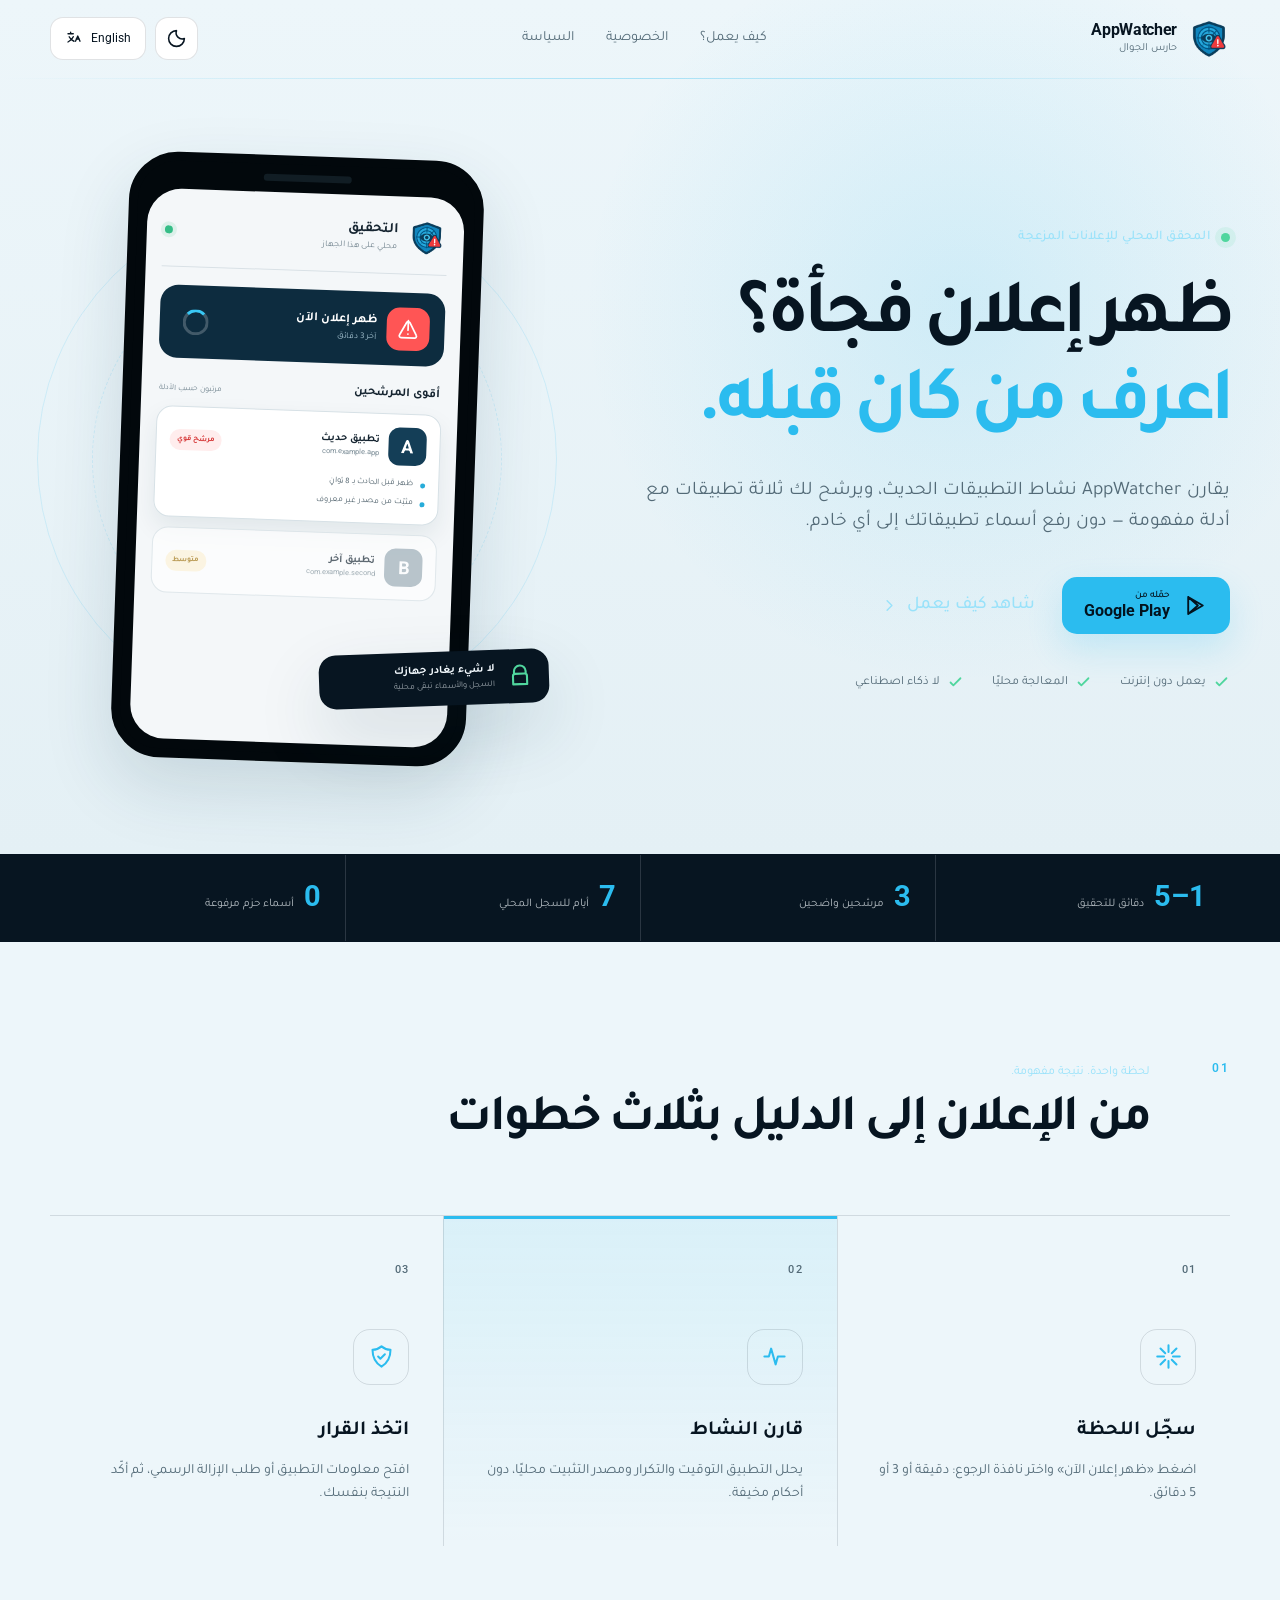
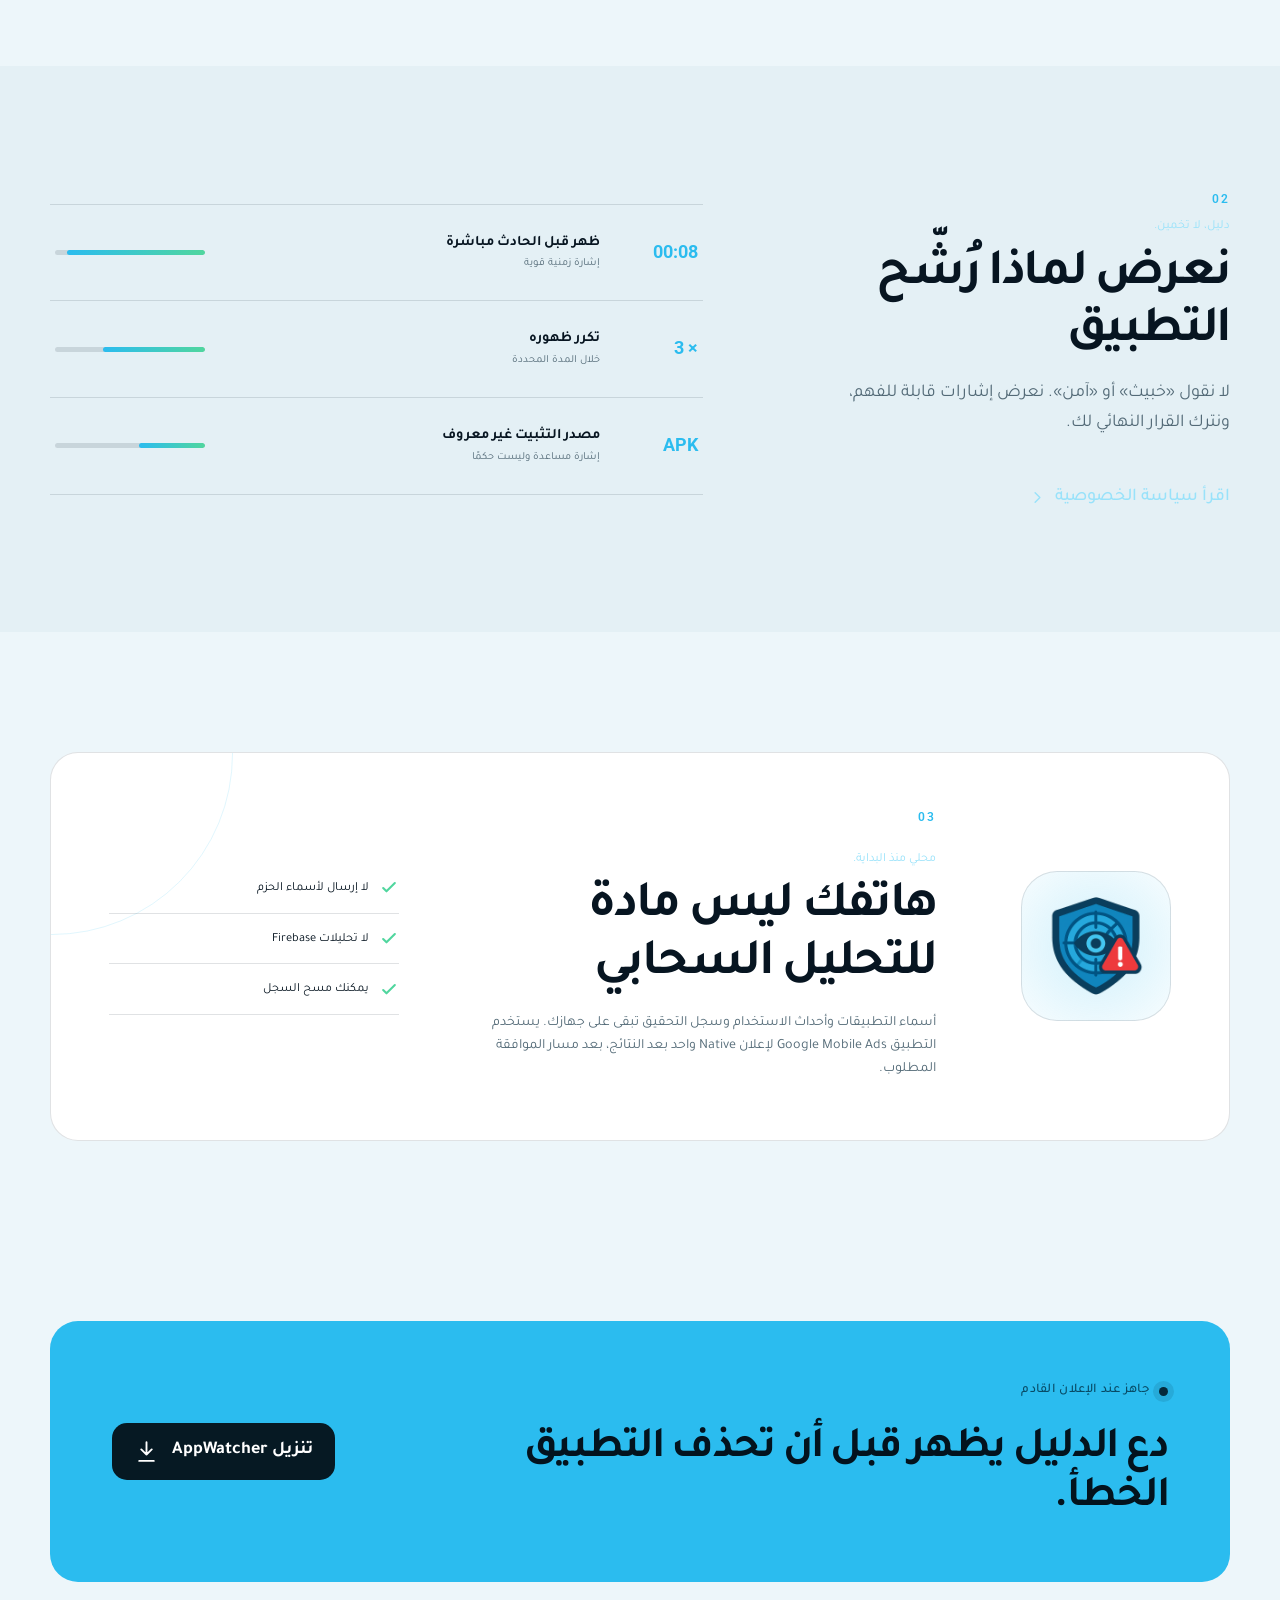
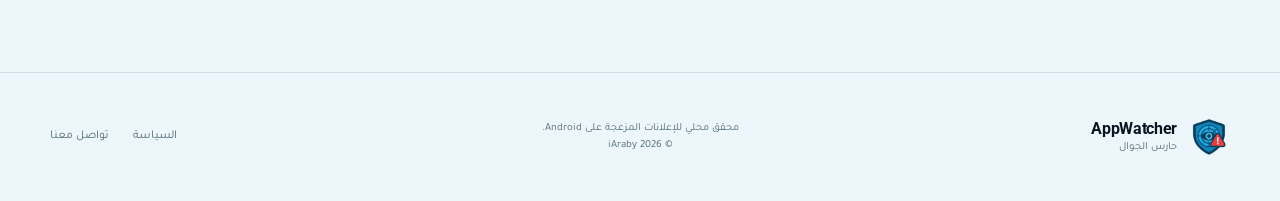
<file: index.html>
<!doctype html>
<html lang="ar" dir="rtl" data-theme="dark">
  <head>
    <meta charset="utf-8" />
    <meta name="viewport" content="width=device-width, initial-scale=1" />
    <meta name="theme-color" content="#071521" />
    <meta
      name="description"
      content="AppWatcher يساعدك على معرفة التطبيقات التي ظهرت قبل الإعلان المزعج، مع أدلة محلية واضحة على جهازك."
    />
    <meta property="og:title" content="AppWatcher — حارس الجوال" />
    <meta
      property="og:description"
      content="اعرف التطبيقات التي ظهرت قبل الإعلان المزعج، مع أدلة محلية."
    />
    <meta property="og:image" content="assets/images/logo.png" />
    <title>AppWatcher — حارس الجوال</title>
    <link rel="icon" href="assets/images/logo.png" />
    <link rel="stylesheet" href="styles.css" />
    <script src="script.js" defer></script>
  </head>
  <body>
    <a class="skip-link" href="#main">انتقل إلى المحتوى</a>
    <header class="site-header" data-header>
      <div class="container header-inner">
        <a class="brand" href="#top" aria-label="AppWatcher — الرئيسية">
          <img src="assets/images/logo.png" alt="" width="42" height="42" />
          <span>
            <strong>AppWatcher</strong>
            <small data-i18n="brandTag">حارس الجوال</small>
          </span>
        </a>

        <nav class="desktop-nav" aria-label="التنقل الرئيسي">
          <a href="#how" data-i18n="navHow">كيف يعمل؟</a>
          <a href="#privacy" data-i18n="navPrivacy">الخصوصية</a>
          <a href="privacy.html" data-i18n="navPolicy">السياسة</a>
        </nav>

        <div class="header-actions">
          <button class="icon-button" type="button" data-theme-toggle aria-label="تبديل المظهر">
            <svg aria-hidden="true" viewBox="0 0 24 24"><path d="M12 3a9 9 0 1 0 9 9 7 7 0 0 1-9-9Z"/></svg>
          </button>
          <button class="language-button" type="button" data-language-toggle>
            <span data-i18n="languageButton">English</span>
            <svg aria-hidden="true" viewBox="0 0 24 24"><path d="M4 5h7M7.5 3v2m-2 4c1.4 2.8 3.4 4.8 6.5 6m-1-6c-1.2 3.1-3.7 5.6-7 7m10-1 3-7 3 7m-5-3h4"/></svg>
          </button>
        </div>
      </div>
    </header>

    <main id="main">
      <section class="hero" id="top">
        <div class="hero-grid container">
          <div class="hero-copy">
            <div class="eyebrow">
              <span class="pulse-dot"></span>
              <span data-i18n="eyebrow">المحقق المحلي للإعلانات المزعجة</span>
            </div>
            <h1>
              <span data-i18n="heroLine1">ظهر إعلان فجأة؟</span>
              <em data-i18n="heroLine2">اعرف من كان قبله.</em>
            </h1>
            <p class="hero-lead" data-i18n="heroLead">
              يقارن AppWatcher نشاط التطبيقات الحديث، ويرشح لك ثلاثة تطبيقات مع أدلة مفهومة — دون رفع أسماء تطبيقاتك إلى أي خادم.
            </p>
            <div class="hero-actions">
              <a class="button button-primary" href="https://play.google.com/store/apps/details?id=com.iaraby.guard" target="_blank" rel="noopener">
                <svg aria-hidden="true" viewBox="0 0 24 24"><path d="M5 3.8v16.4l14-8.2L5 3.8Zm0 0 9.3 8.2L5 20.2"/></svg>
                <span>
                  <small data-i18n="getIt">حمّله من</small>
                  <strong>Google Play</strong>
                </span>
              </a>
              <a class="text-link" href="#how">
                <span data-i18n="seeHow">شاهد كيف يعمل</span>
                <svg aria-hidden="true" viewBox="0 0 24 24"><path d="m9 18 6-6-6-6"/></svg>
              </a>
            </div>
            <ul class="trust-list" aria-label="مزايا سريعة">
              <li><svg aria-hidden="true" viewBox="0 0 24 24"><path d="m5 12 4 4L19 6"/></svg><span data-i18n="trustOffline">يعمل دون إنترنت</span></li>
              <li><svg aria-hidden="true" viewBox="0 0 24 24"><path d="m5 12 4 4L19 6"/></svg><span data-i18n="trustLocal">المعالجة محليًا</span></li>
              <li><svg aria-hidden="true" viewBox="0 0 24 24"><path d="m5 12 4 4L19 6"/></svg><span data-i18n="trustNoAI">لا ذكاء اصطناعي</span></li>
            </ul>
          </div>

          <div class="hero-visual" aria-label="مثال لنتيجة تحقيق AppWatcher">
            <div class="orbit orbit-one"></div>
            <div class="orbit orbit-two"></div>
            <div class="phone-shell">
              <div class="phone-top"><span></span></div>
              <div class="phone-screen">
                <div class="phone-appbar">
                  <img src="assets/images/logo.png" alt="" />
                  <div><strong data-i18n="mockTitle">التحقيق</strong><small data-i18n="mockLocal">محلي على هذا الجهاز</small></div>
                  <span class="status-light"></span>
                </div>
                <div class="incident-card">
                  <span class="incident-icon">
                    <svg aria-hidden="true" viewBox="0 0 24 24"><path d="M12 3v10m0 4v.01M5 21h14a2 2 0 0 0 1.7-3L13.7 5a2 2 0 0 0-3.4 0l-7 13A2 2 0 0 0 5 21Z"/></svg>
                  </span>
                  <div><strong data-i18n="mockIncident">ظهر إعلان الآن</strong><small data-i18n="mockWindow">آخر 3 دقائق</small></div>
                  <span class="scan-ring"></span>
                </div>
                <div class="candidate-label"><span data-i18n="mockCandidates">أقوى المرشحين</span><small data-i18n="mockEvidence">مرتبون حسب الأدلة</small></div>
                <article class="candidate candidate-primary">
                  <div class="candidate-head">
                    <span class="app-placeholder">A</span>
                    <div><strong data-i18n="mockApp1">تطبيق حديث</strong><small>com.example.app</small></div>
                    <span class="confidence" data-i18n="strong">مرشح قوي</span>
                  </div>
                  <ul>
                    <li><span></span><span data-i18n="reasonTime">ظهر قبل الحادث بـ 8 ثوانٍ</span></li>
                    <li><span></span><span data-i18n="reasonSource">مثبّت من مصدر غير معروف</span></li>
                  </ul>
                </article>
                <article class="candidate candidate-muted">
                  <div class="candidate-head">
                    <span class="app-placeholder muted">B</span>
                    <div><strong data-i18n="mockApp2">تطبيق آخر</strong><small>com.example.second</small></div>
                    <span class="confidence medium" data-i18n="medium">متوسط</span>
                  </div>
                </article>
              </div>
            </div>
            <div class="local-badge">
              <svg aria-hidden="true" viewBox="0 0 24 24"><path d="M7 10V8a5 5 0 0 1 10 0v2m-9 0h8a2 2 0 0 1 2 2v7H6v-7a2 2 0 0 1 2-2Z"/></svg>
              <span><strong data-i18n="badgeTitle">لا شيء يغادر جهازك</strong><small data-i18n="badgeBody">السجل والأسماء تبقى محلية</small></span>
            </div>
          </div>
        </div>
      </section>

      <section class="signal-strip" aria-label="ملخص الخصائص">
        <div class="container signal-grid">
          <div><strong>1–5</strong><span data-i18n="statWindow">دقائق للتحقيق</span></div>
          <div><strong>3</strong><span data-i18n="statCandidates">مرشحين واضحين</span></div>
          <div><strong>7</strong><span data-i18n="statHistory">أيام للسجل المحلي</span></div>
          <div><strong>0</strong><span data-i18n="statUploads">أسماء حزم مرفوعة</span></div>
        </div>
      </section>

      <section class="how-section" id="how">
        <div class="container">
          <div class="section-heading">
            <span class="section-index">01</span>
            <div><p data-i18n="howKicker">لحظة واحدة. نتيجة مفهومة.</p><h2 data-i18n="howTitle">من الإعلان إلى الدليل بثلاث خطوات</h2></div>
          </div>
          <div class="steps">
            <article class="step">
              <span class="step-number">01</span>
              <div class="step-icon"><svg aria-hidden="true" viewBox="0 0 24 24"><path d="M12 2v6m0 8v6M4.9 4.9l4.2 4.2m5.8 5.8 4.2 4.2M2 12h6m8 0h6M4.9 19.1l4.2-4.2m5.8-5.8 4.2-4.2"/></svg></div>
              <h3 data-i18n="step1Title">سجّل اللحظة</h3>
              <p data-i18n="step1Body">اضغط «ظهر إعلان الآن» واختر نافذة الرجوع: دقيقة أو 3 أو 5 دقائق.</p>
            </article>
            <article class="step featured-step">
              <span class="step-number">02</span>
              <div class="step-icon"><svg aria-hidden="true" viewBox="0 0 24 24"><path d="M3 12h4l2-7 4 14 2-7h6"/></svg></div>
              <h3 data-i18n="step2Title">قارن النشاط</h3>
              <p data-i18n="step2Body">يحلل التطبيق التوقيت والتكرار ومصدر التثبيت محليًا، دون أحكام مخيفة.</p>
            </article>
            <article class="step">
              <span class="step-number">03</span>
              <div class="step-icon"><svg aria-hidden="true" viewBox="0 0 24 24"><path d="M9 12l2 2 4-4m-3-7a12 12 0 0 0 8 3c0 7-3 12-8 15C7 18 4 13 4 6a12 12 0 0 0 8-3Z"/></svg></div>
              <h3 data-i18n="step3Title">اتخذ القرار</h3>
              <p data-i18n="step3Body">افتح معلومات التطبيق أو طلب الإزالة الرسمي، ثم أكّد النتيجة بنفسك.</p>
            </article>
          </div>
        </div>
      </section>

      <section class="evidence-section">
        <div class="container evidence-grid">
          <div class="evidence-copy">
            <span class="section-index">02</span>
            <p class="section-kicker" data-i18n="evidenceKicker">دليل، لا تخمين.</p>
            <h2 data-i18n="evidenceTitle">نعرض لماذا رُشّح التطبيق</h2>
            <p data-i18n="evidenceBody">لا نقول «خبيث» أو «آمن». نعرض إشارات قابلة للفهم، ونترك القرار النهائي لك.</p>
            <a href="privacy.html" class="text-link evidence-link"><span data-i18n="readPolicy">اقرأ سياسة الخصوصية</span><svg aria-hidden="true" viewBox="0 0 24 24"><path d="m9 18 6-6-6-6"/></svg></a>
          </div>
          <div class="evidence-board">
            <div class="evidence-row"><span class="evidence-time">00:08</span><div><strong data-i18n="ev1Title">ظهر قبل الحادث مباشرة</strong><small data-i18n="ev1Body">إشارة زمنية قوية</small></div><span class="meter"><i style="--score: 92%"></i></span></div>
            <div class="evidence-row"><span class="evidence-time">× 3</span><div><strong data-i18n="ev2Title">تكرر ظهوره</strong><small data-i18n="ev2Body">خلال المدة المحددة</small></div><span class="meter"><i style="--score: 68%"></i></span></div>
            <div class="evidence-row"><span class="evidence-time">APK</span><div><strong data-i18n="ev3Title">مصدر التثبيت غير معروف</strong><small data-i18n="ev3Body">إشارة مساعدة وليست حكمًا</small></div><span class="meter"><i style="--score: 44%"></i></span></div>
          </div>
        </div>
      </section>

      <section class="privacy-section" id="privacy">
        <div class="container privacy-panel">
          <div class="privacy-mark"><img src="assets/images/logo.png" alt="" /></div>
          <div class="privacy-copy">
            <span class="section-index">03</span>
            <p class="section-kicker" data-i18n="privacyKicker">محلي منذ البداية.</p>
            <h2 data-i18n="privacyTitle">هاتفك ليس مادة للتحليل السحابي</h2>
            <p data-i18n="privacyBody">أسماء التطبيقات وأحداث الاستخدام وسجل التحقيق تبقى على جهازك. يستخدم التطبيق Google Mobile Ads لإعلان Native واحد بعد النتائج، بعد مسار الموافقة المطلوب.</p>
          </div>
          <ul class="privacy-points">
            <li><svg aria-hidden="true" viewBox="0 0 24 24"><path d="m5 12 4 4L19 6"/></svg><span data-i18n="privacyPoint1">لا إرسال لأسماء الحزم</span></li>
            <li><svg aria-hidden="true" viewBox="0 0 24 24"><path d="m5 12 4 4L19 6"/></svg><span data-i18n="privacyPoint2">لا تحليلات Firebase</span></li>
            <li><svg aria-hidden="true" viewBox="0 0 24 24"><path d="m5 12 4 4L19 6"/></svg><span data-i18n="privacyPoint3">يمكنك مسح السجل</span></li>
          </ul>
        </div>
      </section>

      <section class="cta-section">
        <div class="container cta-inner">
          <div><span class="eyebrow"><span class="pulse-dot"></span><span data-i18n="ctaKicker">جاهز عند الإعلان القادم</span></span><h2 data-i18n="ctaTitle">دع الدليل يظهر قبل أن تحذف التطبيق الخطأ.</h2></div>
          <a class="button button-light" href="https://play.google.com/store/apps/details?id=com.iaraby.guard" target="_blank" rel="noopener"><span data-i18n="downloadNow">تنزيل AppWatcher</span><svg aria-hidden="true" viewBox="0 0 24 24"><path d="M12 3v12m-5-5 5 5 5-5M5 21h14"/></svg></a>
        </div>
      </section>
    </main>

    <footer class="site-footer">
      <div class="container footer-grid">
        <a class="brand" href="#top"><img src="assets/images/logo.png" alt="" width="38" height="38" /><span><strong>AppWatcher</strong><small data-i18n="brandTag">حارس الجوال</small></span></a>
        <p><span data-i18n="footerNote">محقق محلي للإعلانات المزعجة على Android.</span><br /><span>© <span data-current-year></span> iAraby</span></p>
        <div class="footer-links"><a href="privacy.html" data-i18n="navPolicy">السياسة</a><a href="mailto:karam.araby@gmail.com" data-i18n="contact">تواصل معنا</a></div>
      </div>
    </footer>
  </body>
</html>
</file>
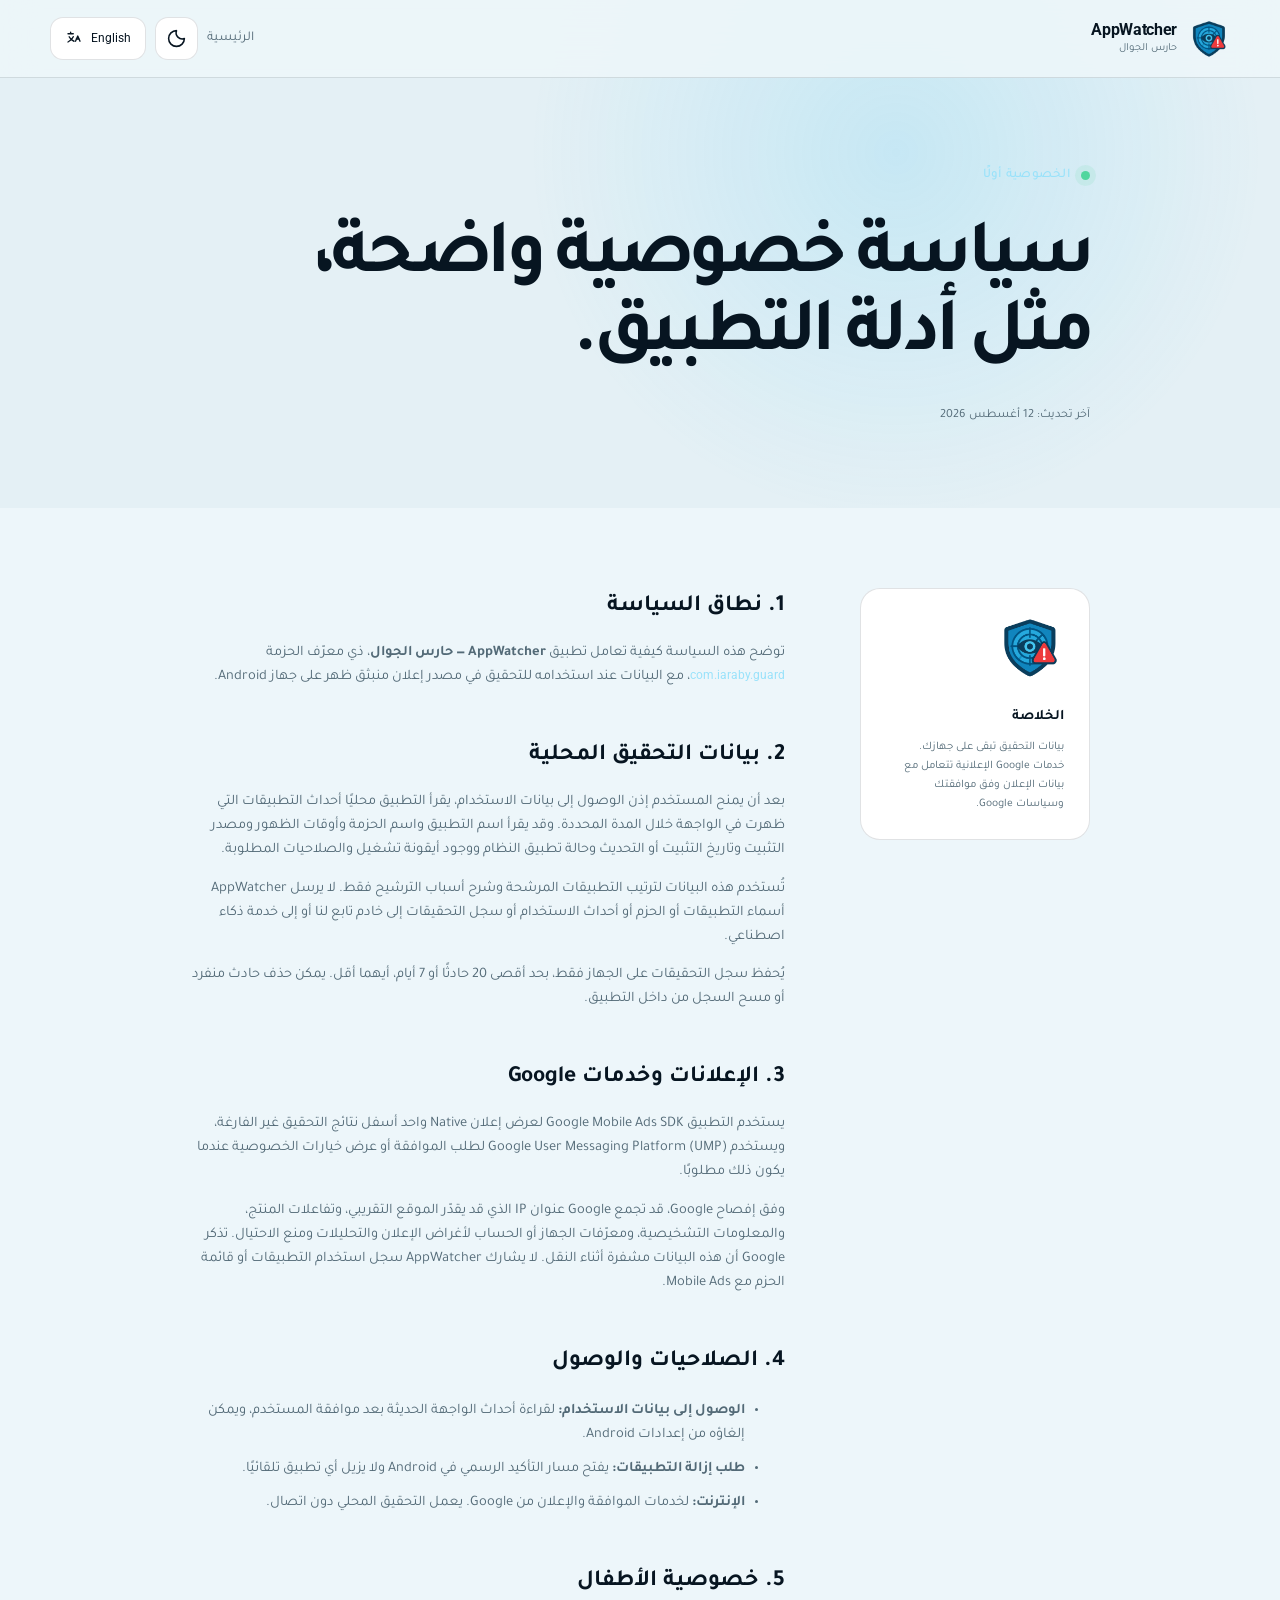
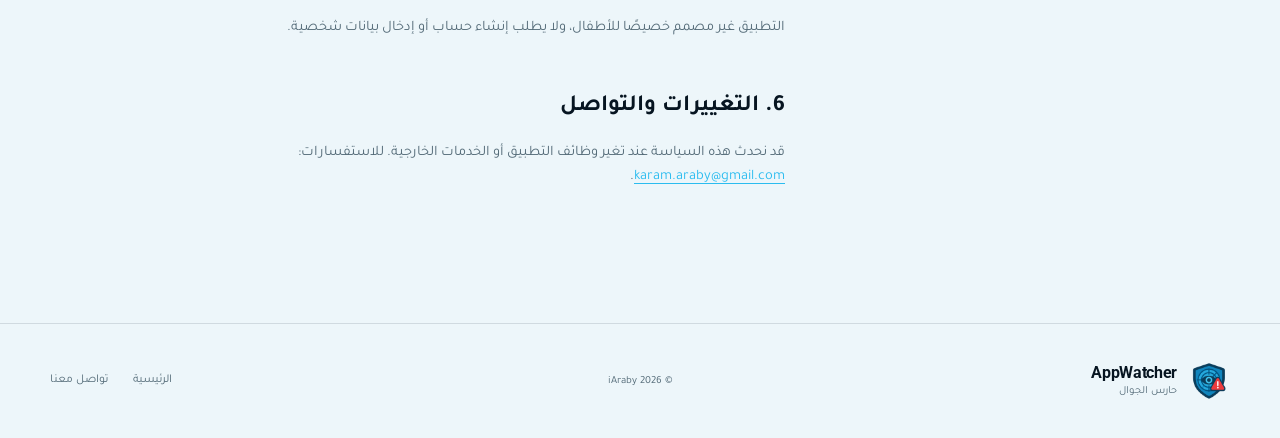
<file: privacy.html>
<!doctype html>
<html lang="ar" dir="rtl" data-theme="dark">
  <head>
    <meta charset="utf-8" />
    <meta name="viewport" content="width=device-width, initial-scale=1" />
    <meta name="theme-color" content="#071521" />
    <meta name="description" content="سياسة خصوصية AppWatcher — حارس الجوال" />
    <title>سياسة الخصوصية — AppWatcher</title>
    <link rel="icon" href="assets/images/logo.png" />
    <link rel="stylesheet" href="styles.css" />
    <script src="script.js" defer></script>
  </head>
  <body>
    <a class="skip-link" href="#main">انتقل إلى المحتوى</a>
    <header class="site-header compact-header">
      <div class="container header-inner">
        <a class="brand" href="index.html"><img src="assets/images/logo.png" alt="" width="42" height="42" /><span><strong>AppWatcher</strong><small data-i18n="brandTag">حارس الجوال</small></span></a>
        <div class="header-actions">
          <a class="back-link" href="index.html" data-i18n="backHome">الرئيسية</a>
          <button class="icon-button" type="button" data-theme-toggle aria-label="تبديل المظهر"><svg aria-hidden="true" viewBox="0 0 24 24"><path d="M12 3a9 9 0 1 0 9 9 7 7 0 0 1-9-9Z"/></svg></button>
          <button class="language-button" type="button" data-language-toggle><span data-i18n="languageButton">English</span><svg aria-hidden="true" viewBox="0 0 24 24"><path d="M4 5h7M7.5 3v2m-2 4c1.4 2.8 3.4 4.8 6.5 6m-1-6c-1.2 3.1-3.7 5.6-7 7m10-1 3-7 3 7m-5-3h4"/></svg></button>
        </div>
      </div>
    </header>
    <main id="main" class="policy-page">
      <section class="policy-hero">
        <div class="container narrow">
          <span class="eyebrow"><span class="pulse-dot"></span><span data-i18n="policyEyebrow">الخصوصية أولًا</span></span>
          <h1 data-i18n="policyTitle">سياسة خصوصية واضحة، مثل أدلة التطبيق.</h1>
          <p data-i18n="policyUpdated">آخر تحديث: 12 أغسطس 2026</p>
        </div>
      </section>
      <section class="policy-content">
        <div class="container narrow policy-layout">
          <aside class="policy-summary">
            <img src="assets/images/logo.png" alt="" />
            <strong data-i18n="policySummaryTitle">الخلاصة</strong>
            <p data-i18n="policySummaryBody">بيانات التحقيق تبقى على جهازك. خدمات Google الإعلانية تتعامل مع بيانات الإعلان وفق موافقتك وسياسات Google.</p>
          </aside>
          <article class="policy-article" data-policy-ar>
            <h2>1. نطاق السياسة</h2>
            <p>توضح هذه السياسة كيفية تعامل تطبيق <strong>AppWatcher — حارس الجوال</strong>، ذي معرّف الحزمة <code>com.iaraby.guard</code>، مع البيانات عند استخدامه للتحقيق في مصدر إعلان منبثق ظهر على جهاز Android.</p>
            <h2>2. بيانات التحقيق المحلية</h2>
            <p>بعد أن يمنح المستخدم إذن الوصول إلى بيانات الاستخدام، يقرأ التطبيق محليًا أحداث التطبيقات التي ظهرت في الواجهة خلال المدة المحددة. وقد يقرأ اسم التطبيق واسم الحزمة وأوقات الظهور ومصدر التثبيت وتاريخ التثبيت أو التحديث وحالة تطبيق النظام ووجود أيقونة تشغيل والصلاحيات المطلوبة.</p>
            <p>تُستخدم هذه البيانات لترتيب التطبيقات المرشحة وشرح أسباب الترشيح فقط. لا يرسل AppWatcher أسماء التطبيقات أو الحزم أو أحداث الاستخدام أو سجل التحقيقات إلى خادم تابع لنا أو إلى خدمة ذكاء اصطناعي.</p>
            <p>يُحفظ سجل التحقيقات على الجهاز فقط، بحد أقصى 20 حادثًا أو 7 أيام، أيهما أقل. يمكن حذف حادث منفرد أو مسح السجل من داخل التطبيق.</p>
            <h2>3. الإعلانات وخدمات Google</h2>
            <p>يستخدم التطبيق Google Mobile Ads SDK لعرض إعلان Native واحد أسفل نتائج التحقيق غير الفارغة، ويستخدم Google User Messaging Platform (UMP) لطلب الموافقة أو عرض خيارات الخصوصية عندما يكون ذلك مطلوبًا.</p>
            <p>وفق إفصاح Google، قد تجمع Google عنوان IP الذي قد يقدّر الموقع التقريبي، وتفاعلات المنتج، والمعلومات التشخيصية، ومعرّفات الجهاز أو الحساب لأغراض الإعلان والتحليلات ومنع الاحتيال. تذكر Google أن هذه البيانات مشفرة أثناء النقل. لا يشارك AppWatcher سجل استخدام التطبيقات أو قائمة الحزم مع Mobile Ads.</p>
            <h2>4. الصلاحيات والوصول</h2>
            <ul><li><strong>الوصول إلى بيانات الاستخدام:</strong> لقراءة أحداث الواجهة الحديثة بعد موافقة المستخدم، ويمكن إلغاؤه من إعدادات Android.</li><li><strong>طلب إزالة التطبيقات:</strong> يفتح مسار التأكيد الرسمي في Android ولا يزيل أي تطبيق تلقائيًا.</li><li><strong>الإنترنت:</strong> لخدمات الموافقة والإعلان من Google. يعمل التحقيق المحلي دون اتصال.</li></ul>
            <h2>5. خصوصية الأطفال</h2>
            <p>التطبيق غير مصمم خصيصًا للأطفال، ولا يطلب إنشاء حساب أو إدخال بيانات شخصية.</p>
            <h2>6. التغييرات والتواصل</h2>
            <p>قد نحدث هذه السياسة عند تغير وظائف التطبيق أو الخدمات الخارجية. للاستفسارات: <a href="mailto:karam.araby@gmail.com">karam.araby@gmail.com</a>.</p>
          </article>
          <article class="policy-article" data-policy-en hidden>
            <h2>1. Scope</h2>
            <p>This policy explains how <strong>AppWatcher — Ad Investigator</strong>, package <code>com.iaraby.guard</code>, handles data when it is used to investigate the likely source of an intrusive pop-up ad on Android.</p>
            <h2>2. Local investigation data</h2>
            <p>After the user grants Android Usage Access, AppWatcher locally reads foreground events from the selected time window. It may also read an app's display name, package name, foreground times, install source, install/update dates, system-app status, launcher visibility, and requested permissions.</p>
            <p>This information is used only to rank candidates and explain the evidence. AppWatcher does not send app names, package names, usage events, or incident history to our server or an AI service.</p>
            <p>Incident history is stored only on the device and limited to 20 incidents or 7 days, whichever is smaller. Users can delete an incident or clear all history inside the app.</p>
            <h2>3. Advertising and Google services</h2>
            <p>AppWatcher uses the Google Mobile Ads SDK to show one native ad below non-empty results. Google User Messaging Platform (UMP) requests consent or presents privacy choices when required.</p>
            <p>According to Google's disclosure, Google may collect the IP address, which may estimate approximate location, product interactions, diagnostic information, and device or account identifiers for advertising, analytics, and fraud prevention. Google states that this data is encrypted in transit. AppWatcher does not provide app-usage history or the package inventory to Mobile Ads.</p>
            <h2>4. Permissions and access</h2>
            <ul><li><strong>Usage Access:</strong> reads recent foreground events after the user opts in and can be revoked in Android settings.</li><li><strong>Request package deletion:</strong> opens Android's official confirmation flow and never removes another app automatically.</li><li><strong>Internet:</strong> used for Google's consent and ad services. Local investigations work offline.</li></ul>
            <h2>5. Children's privacy</h2>
            <p>AppWatcher is not designed specifically for children and does not ask users to create an account or enter personal information.</p>
            <h2>6. Changes and contact</h2>
            <p>We may update this policy when the app or third-party services change. Contact: <a href="mailto:karam.araby@gmail.com">karam.araby@gmail.com</a>.</p>
          </article>
        </div>
      </section>
    </main>
    <footer class="site-footer"><div class="container footer-grid"><a class="brand" href="index.html"><img src="assets/images/logo.png" alt="" width="38" height="38" /><span><strong>AppWatcher</strong><small data-i18n="brandTag">حارس الجوال</small></span></a><p>© <span data-current-year></span> iAraby</p><div class="footer-links"><a href="index.html" data-i18n="backHome">الرئيسية</a><a href="mailto:karam.araby@gmail.com" data-i18n="contact">تواصل معنا</a></div></div></footer>
  </body>
</html>
</file>
<file: styles.css>
@font-face{font-family:Tajawal;src:url("assets/fonts/Tajawal-Regular.ttf") format("truetype");font-weight:400;font-display:swap}@font-face{font-family:Tajawal;src:url("assets/fonts/Tajawal-Medium.ttf") format("truetype");font-weight:500;font-display:swap}@font-face{font-family:Tajawal;src:url("assets/fonts/Tajawal-Bold.ttf") format("truetype");font-weight:700;font-display:swap}@font-face{font-family:Roboto;src:url("assets/fonts/Roboto-Variable.ttf") format("truetype");font-weight:100 900;font-display:swap}
:root{--bg:#071521;--bg-soft:#0c2030;--surface:#102838;--surface-2:#153346;--text:#f5fbff;--muted:#9db2bf;--line:rgba(191,224,239,.15);--blue:#2bbcef;--blue-soft:#99e2fa;--red:#ff5555;--green:#50d69e;--paper:#eef8fc;--ink:#071521;--shadow:0 28px 80px rgba(0,0,0,.32);--radius:22px;--container:1180px;--header:78px;color-scheme:dark}
html[data-theme="light"]{--bg:#edf6fa;--bg-soft:#e4f0f5;--surface:#fff;--surface-2:#d8ebf2;--text:#071521;--muted:#536a77;--line:rgba(7,21,33,.12);--paper:#071521;--ink:#f5fbff;--shadow:0 28px 70px rgba(15,56,78,.14);color-scheme:light}
*{box-sizing:border-box}html{scroll-behavior:smooth;scroll-padding-top:100px}body{margin:0;background:var(--bg);color:var(--text);font-family:Tajawal,Roboto,sans-serif;font-size:18px;line-height:1.65;overflow-x:hidden}html[lang="en"] body{font-family:Roboto,Tajawal,sans-serif}a{color:inherit;text-decoration:none}button,a{font:inherit}button{color:inherit}img{display:block;max-width:100%}svg{fill:none;stroke:currentColor;stroke-width:1.8;stroke-linecap:round;stroke-linejoin:round}.container{width:min(calc(100% - 40px),var(--container));margin-inline:auto}.narrow{width:min(calc(100% - 40px),900px)}.skip-link{position:fixed;inset-block-start:12px;inset-inline-start:12px;transform:translateY(-150%);z-index:1000;background:var(--paper);color:var(--ink);padding:8px 14px;border-radius:10px}.skip-link:focus{transform:none}
.site-header{position:fixed;inset:0 0 auto;z-index:100;height:var(--header);border-bottom:1px solid transparent;transition:.25s ease}.site-header.scrolled,.compact-header{background:color-mix(in srgb,var(--bg) 88%,transparent);border-color:var(--line);backdrop-filter:blur(18px)}.header-inner{height:100%;display:flex;align-items:center;justify-content:space-between;gap:24px}.brand{display:inline-flex;align-items:center;gap:11px;min-width:max-content}.brand img{width:42px;height:42px;object-fit:contain;border-radius:12px}.brand span{display:grid;line-height:1.12}.brand strong{font-family:Roboto,Tajawal,sans-serif;letter-spacing:-.02em;font-size:1rem}.brand small{color:var(--muted);font-size:.68rem;margin-top:4px}.desktop-nav{display:flex;align-items:center;gap:32px;font-size:.88rem;color:var(--muted)}.desktop-nav a,.footer-links a,.back-link{transition:color .2s}.desktop-nav a:hover,.desktop-nav a:focus-visible,.footer-links a:hover,.footer-links a:focus-visible,.back-link:hover{color:var(--blue)}.header-actions{display:flex;align-items:center;gap:9px}.icon-button,.language-button{border:1px solid var(--line);background:var(--surface);height:43px;border-radius:13px;cursor:pointer;transition:.2s ease}.icon-button:hover,.language-button:hover{border-color:var(--blue);transform:translateY(-1px)}.icon-button{width:43px;padding:10px}.icon-button svg{width:100%;height:100%}.language-button{padding:0 14px;display:flex;align-items:center;gap:8px;font-size:.78rem;font-family:Roboto,Tajawal,sans-serif}.language-button svg{width:18px;height:18px}.back-link{font-size:.84rem;color:var(--muted)}
.hero{min-height:780px;padding:calc(var(--header) + 76px) 0 90px;position:relative;background:radial-gradient(circle at 75% 36%,rgba(43,188,239,.14),transparent 34%),linear-gradient(180deg,var(--bg),var(--bg-soft))}.hero:before{content:"";position:absolute;inset:var(--header) 0 auto;height:1px;background:linear-gradient(90deg,transparent,var(--blue),transparent);opacity:.35}.hero-grid{display:grid;grid-template-columns:minmax(0,1fr) minmax(390px,.82fr);align-items:center;gap:82px}.hero-copy{position:relative;z-index:2}.eyebrow{display:inline-flex;align-items:center;gap:10px;color:var(--blue-soft);font-size:.83rem;font-weight:500;letter-spacing:.02em}.pulse-dot{width:9px;height:9px;border-radius:50%;background:var(--green);box-shadow:0 0 0 6px rgba(80,214,158,.12);animation:pulse 2.2s ease-out infinite}.hero h1{font-size:clamp(3rem,6vw,5.9rem);line-height:.98;letter-spacing:-.065em;margin:28px 0 30px;max-width:780px}.hero h1 span,.hero h1 em{display:block}.hero h1 em{font-style:normal;color:var(--blue);margin-top:12px}.hero-lead{font-size:clamp(1.03rem,1.5vw,1.28rem);color:var(--muted);max-width:660px;margin:0}.hero-actions{display:flex;align-items:center;gap:27px;margin-top:38px}.button{display:inline-flex;align-items:center;justify-content:center;gap:13px;min-height:57px;padding:10px 22px;border-radius:15px;font-weight:700;transition:.2s ease}.button svg{width:25px;height:25px}.button-primary{background:var(--blue);color:#03131e;box-shadow:0 15px 35px rgba(43,188,239,.2)}.button-primary:hover,.button-light:hover{transform:translateY(-3px);box-shadow:0 18px 42px rgba(43,188,239,.26)}.button-primary span{display:grid;line-height:1.1}.button-primary small{font-size:.62rem;font-weight:500}.button-primary strong{font-family:Roboto,sans-serif;font-size:.98rem}.text-link{display:inline-flex;align-items:center;gap:8px;font-weight:500;color:var(--blue-soft)}.text-link svg{width:19px;height:19px;transition:transform .2s}.text-link:hover svg{transform:translateX(-4px)}html[dir="ltr"] .text-link svg{transform:rotate(180deg)}html[dir="ltr"] .text-link:hover svg{transform:rotate(180deg) translateX(-4px)}.trust-list{display:flex;flex-wrap:wrap;gap:18px 28px;padding:0;margin:38px 0 0;list-style:none;color:var(--muted);font-size:.78rem}.trust-list li{display:flex;align-items:center;gap:7px}.trust-list svg{width:17px;height:17px;color:var(--green);stroke-width:2.5}
.hero-visual{position:relative;min-height:610px;display:grid;place-items:center;direction:rtl}.orbit{position:absolute;border:1px solid rgba(43,188,239,.15);border-radius:50%}.orbit-one{width:520px;height:520px}.orbit-two{width:410px;height:410px;border-style:dashed;animation:rotate 40s linear infinite}.phone-shell{position:relative;z-index:2;width:355px;border:9px solid #02080c;border-radius:49px;background:#02080c;padding:10px;box-shadow:var(--shadow),0 0 0 1px rgba(255,255,255,.12);transform:rotate(2deg)}.phone-top{height:18px;display:flex;justify-content:center}.phone-top span{display:block;width:88px;height:7px;border-radius:10px;background:#111d24}.phone-screen{background:#f4f7f9;color:#172632;border-radius:34px;padding:18px 16px 22px;min-height:550px}.phone-appbar{display:grid;grid-template-columns:38px 1fr auto;align-items:center;gap:10px;padding:4px 2px 17px;border-bottom:1px solid #d9e1e6}.phone-appbar img{width:38px;height:38px;border-radius:11px}.phone-appbar div{display:grid;line-height:1.2}.phone-appbar strong{font-size:.9rem}.phone-appbar small{font-size:.55rem;color:#6f818c;margin-top:3px}.status-light{width:8px;height:8px;border-radius:50%;background:#35bd87;box-shadow:0 0 0 4px rgba(53,189,135,.13)}.incident-card{display:grid;grid-template-columns:43px 1fr 34px;align-items:center;gap:10px;background:#0d2c3f;color:#fff;border-radius:18px;padding:15px;margin:18px 0}.incident-icon{display:grid;place-items:center;width:43px;height:43px;border-radius:13px;background:#ff5555;color:#fff}.incident-icon svg{width:23px}.incident-card div{display:grid;line-height:1.2}.incident-card strong{font-size:.78rem}.incident-card small{font-size:.55rem;color:#a9c7d5;margin-top:4px}.scan-ring{width:26px;height:26px;border:3px solid rgba(255,255,255,.22);border-top-color:#39c8f5;border-radius:50%;animation:rotate 1.4s linear infinite}.candidate-label{display:flex;justify-content:space-between;align-items:end;margin:15px 2px 10px}.candidate-label span{font-size:.77rem;font-weight:700}.candidate-label small{font-size:.51rem;color:#728590}.candidate{border:1px solid #d7e1e6;border-radius:16px;padding:13px;background:#fff}.candidate-primary{box-shadow:0 11px 24px rgba(16,50,69,.08)}.candidate-muted{margin-top:10px;opacity:.67}.candidate-head{display:grid;grid-template-columns:38px 1fr auto;align-items:center;gap:9px}.app-placeholder{width:38px;height:38px;display:grid;place-items:center;border-radius:11px;background:#143e57;color:#fff;font-family:Roboto,sans-serif;font-weight:700}.app-placeholder.muted{background:#9bacb6}.candidate-head div{display:grid;line-height:1.2;min-width:0}.candidate-head strong{font-size:.67rem}.candidate-head small{font:400 .46rem/1.3 Roboto,sans-serif;color:#788a94;white-space:nowrap;overflow:hidden;text-overflow:ellipsis}.confidence{padding:4px 7px;border-radius:20px;background:#ffeded;color:#d73b3b;font-size:.48rem;font-weight:700}.confidence.medium{background:#fff4d7;color:#a07009}.candidate ul{list-style:none;padding:0;margin:12px 0 0;display:grid;gap:5px}.candidate li{display:flex;align-items:center;gap:7px;color:#52646e;font-size:.53rem}.candidate li>span:first-child{width:5px;height:5px;border-radius:50%;background:#27acd9}.local-badge{position:absolute;z-index:3;inset:auto -4px 58px auto;display:flex;align-items:center;gap:11px;width:230px;background:var(--paper);color:var(--ink);padding:13px 15px;border-radius:17px;box-shadow:var(--shadow);transform:rotate(-2deg)}.local-badge svg{width:28px;height:28px;color:var(--green)}.local-badge span{display:grid;line-height:1.25}.local-badge strong{font-size:.7rem}.local-badge small{font-size:.54rem;opacity:.63;margin-top:3px}
.signal-strip{background:var(--paper);color:var(--ink);border-block:1px solid var(--line)}.signal-grid{display:grid;grid-template-columns:repeat(4,1fr)}.signal-grid div{display:flex;align-items:baseline;gap:10px;padding:27px 24px;border-inline-end:1px solid color-mix(in srgb,var(--ink) 15%,transparent)}.signal-grid div:last-child{border:0}.signal-grid strong{font:700 1.8rem/1 Roboto,sans-serif;color:var(--blue)}.signal-grid span{font-size:.73rem;opacity:.72}
.how-section,.evidence-section,.privacy-section{padding:120px 0}.section-heading{display:grid;grid-template-columns:80px 1fr;align-items:start;margin-bottom:65px}.section-index{font:600 .78rem/1 Roboto,sans-serif;color:var(--blue);letter-spacing:.15em}.section-heading p,.section-kicker{margin:0 0 10px;color:var(--blue-soft);font-size:.78rem}.section-heading h2,.evidence-copy h2,.privacy-copy h2{font-size:clamp(2rem,4vw,3.5rem);line-height:1.12;letter-spacing:-.045em;margin:0}.steps{display:grid;grid-template-columns:repeat(3,1fr);border-top:1px solid var(--line)}.step{position:relative;padding:40px 34px 26px;border-inline-end:1px solid var(--line);min-height:330px}.step:last-child{border:0}.step-number{font:500 .68rem/1 Roboto,sans-serif;color:var(--muted);letter-spacing:.1em}.step-icon{width:56px;height:56px;display:grid;place-items:center;border:1px solid var(--line);border-radius:17px;margin:43px 0 30px;color:var(--blue)}.step-icon svg{width:27px;height:27px}.step h3{font-size:1.25rem;margin:0 0 12px}.step p{font-size:.88rem;color:var(--muted);margin:0}.featured-step{background:linear-gradient(180deg,rgba(43,188,239,.1),transparent)}.featured-step:before{content:"";position:absolute;inset:0 0 auto;height:3px;background:var(--blue)}
.evidence-section{background:var(--bg-soft)}.evidence-grid{display:grid;grid-template-columns:.78fr 1.22fr;gap:110px;align-items:center}.evidence-copy>p:not(.section-kicker){color:var(--muted);max-width:490px}.evidence-link{margin-top:26px}.evidence-board{border-block:1px solid var(--line)}.evidence-row{display:grid;grid-template-columns:76px minmax(160px,1fr) 150px;gap:22px;align-items:center;padding:27px 5px;border-bottom:1px solid var(--line)}.evidence-row:last-child{border:0}.evidence-time{font:700 1.1rem/1 Roboto,sans-serif;color:var(--blue)}.evidence-row div{display:grid}.evidence-row strong{font-size:.9rem}.evidence-row small{color:var(--muted);font-size:.68rem}.meter{height:5px;background:var(--line);border-radius:10px;overflow:hidden}.meter i{display:block;height:100%;width:var(--score);background:linear-gradient(90deg,var(--blue),var(--green));border-radius:inherit}
.privacy-panel{position:relative;display:grid;grid-template-columns:180px minmax(0,1fr) 290px;align-items:center;gap:55px;background:var(--surface);border:1px solid var(--line);padding:58px;border-radius:28px;overflow:hidden}.privacy-panel:after{content:"";position:absolute;width:360px;height:360px;border-radius:50%;border:1px solid rgba(43,188,239,.14);inset:-180px auto auto -180px}.privacy-mark{position:relative;z-index:1;width:150px;height:150px;display:grid;place-items:center;border-radius:36px;background:radial-gradient(circle,rgba(43,188,239,.22),rgba(43,188,239,.04));border:1px solid var(--line)}.privacy-mark img{width:116px}.privacy-copy{position:relative;z-index:1}.privacy-copy .section-index{display:block;margin-bottom:25px}.privacy-copy>p:last-child{color:var(--muted);margin:18px 0 0;font-size:.88rem}.privacy-points{list-style:none;padding:0;margin:0;display:grid;gap:15px;position:relative;z-index:1}.privacy-points li{display:flex;align-items:center;gap:10px;padding-bottom:14px;border-bottom:1px solid var(--line);font-size:.78rem}.privacy-points svg{width:20px;height:20px;color:var(--green);stroke-width:2.5}
.cta-section{padding:60px 0 90px}.cta-inner{background:var(--blue);color:#03131e;border-radius:28px;padding:58px 62px;display:flex;justify-content:space-between;align-items:center;gap:45px}.cta-inner .eyebrow{color:#084b66}.cta-inner .pulse-dot{background:#05293a;box-shadow:0 0 0 6px rgba(5,41,58,.12)}.cta-inner h2{font-size:clamp(1.8rem,3.4vw,3.1rem);line-height:1.12;letter-spacing:-.04em;margin:18px 0 0;max-width:700px}.button-light{background:#061923;color:#fff;min-width:max-content}.site-footer{border-top:1px solid var(--line);padding:36px 0}.footer-grid{display:grid;grid-template-columns:1fr auto 1fr;align-items:center;gap:30px}.footer-grid>p{text-align:center;color:var(--muted);font-size:.68rem;line-height:1.6}.footer-links{display:flex;justify-content:flex-end;gap:24px;color:var(--muted);font-size:.75rem}
.policy-page{min-height:80vh}.policy-hero{padding:calc(var(--header) + 85px) 0 70px;background:radial-gradient(circle at 70% 30%,rgba(43,188,239,.16),transparent 38%),var(--bg-soft)}.policy-hero h1{font-size:clamp(2.8rem,6vw,5.4rem);line-height:1.02;letter-spacing:-.06em;max-width:800px;margin:28px 0}.policy-hero>div>p{color:var(--muted);font-size:.78rem}.policy-content{padding:80px 0 120px}.policy-layout{display:grid;grid-template-columns:230px minmax(0,1fr);gap:75px;align-items:start}.policy-summary{position:sticky;top:110px;display:grid;padding:25px;border:1px solid var(--line);border-radius:20px;background:var(--surface)}.policy-summary img{width:68px;margin-bottom:24px}.policy-summary strong{font-size:.9rem}.policy-summary p{font-size:.72rem;color:var(--muted);margin:8px 0 0}.policy-article h2{font-size:1.45rem;margin:48px 0 12px}.policy-article h2:first-child{margin-top:0}.policy-article p,.policy-article li{color:var(--muted);font-size:.91rem}.policy-article a{color:var(--blue);text-decoration:underline;text-underline-offset:4px}.policy-article code{font-family:Roboto,monospace;color:var(--blue-soft);font-size:.82em}.policy-article li+li{margin-top:10px}
@keyframes pulse{0%,100%{box-shadow:0 0 0 5px rgba(80,214,158,.12)}50%{box-shadow:0 0 0 11px rgba(80,214,158,0)}}@keyframes rotate{to{transform:rotate(360deg)}}
@media (max-width:1000px){.hero-grid{grid-template-columns:1fr;gap:48px}.hero-copy{text-align:center}.hero-copy .eyebrow,.hero-actions,.trust-list{justify-content:center}.hero-lead{margin-inline:auto}.hero-visual{min-height:590px}.hero h1{margin-inline:auto}.evidence-grid{grid-template-columns:1fr;gap:55px}.privacy-panel{grid-template-columns:130px 1fr}.privacy-points{grid-column:1/-1;grid-template-columns:repeat(3,1fr)}.privacy-mark{width:130px;height:130px}.privacy-mark img{width:100px}.footer-grid{grid-template-columns:1fr 1fr}.footer-grid>p{grid-column:1/-1;grid-row:2;text-align:start}.policy-layout{grid-template-columns:1fr}.policy-summary{position:static;grid-template-columns:70px 1fr;column-gap:18px}.policy-summary img{grid-row:1/3;margin:0}.policy-summary p{grid-column:2}}
@media (max-width:720px){:root{--header:68px}.container,.narrow{width:min(calc(100% - 28px),var(--container))}body{font-size:17px}.desktop-nav{display:none}.brand img{width:38px;height:38px}.brand small{display:none}.language-button{padding:0 10px}.hero{padding-top:calc(var(--header) + 55px);padding-bottom:60px;min-height:auto}.hero h1{font-size:clamp(2.75rem,15vw,4.1rem)}.hero-actions{flex-direction:column;gap:18px}.trust-list{gap:12px 18px}.hero-visual{min-height:510px;transform:scale(.88);margin:-20px -40px}.phone-shell{width:340px}.orbit-one{width:470px;height:470px}.orbit-two{width:380px;height:380px}.local-badge{inset:auto 15px 35px auto}.signal-grid{grid-template-columns:repeat(2,1fr)}.signal-grid div{padding:20px 15px}.signal-grid div:nth-child(2){border:0}.signal-grid div:nth-child(-n+2){border-bottom:1px solid color-mix(in srgb,var(--ink) 15%,transparent)}.how-section,.evidence-section,.privacy-section{padding:82px 0}.section-heading{grid-template-columns:45px 1fr;margin-bottom:42px}.steps{grid-template-columns:1fr}.step{min-height:auto;border-inline-end:0;border-bottom:1px solid var(--line);padding:30px 18px 32px}.step-icon{margin:27px 0 20px}.evidence-row{grid-template-columns:58px 1fr}.meter{grid-column:2}.privacy-panel{grid-template-columns:1fr;padding:32px 25px;gap:30px}.privacy-mark{width:100px;height:100px}.privacy-mark img{width:78px}.privacy-points{grid-template-columns:1fr;gap:8px}.cta-section{padding-bottom:65px}.cta-inner{padding:37px 27px;display:grid}.button-light{width:100%}.footer-grid{grid-template-columns:1fr;justify-items:start}.footer-grid>p{grid-column:auto;grid-row:auto;text-align:start}.footer-links{justify-content:start}.policy-hero{padding-top:calc(var(--header) + 65px)}.policy-content{padding:55px 0 80px}.policy-layout{gap:42px}.compact-header .back-link{display:none}}
@media (max-width:390px){.header-actions{gap:6px}.icon-button{display:none}.language-button{height:40px}.hero-visual{transform:scale(.78);margin:-55px -65px}.hero-actions .button{width:100%}.signal-grid span{font-size:.65rem}.policy-summary{grid-template-columns:1fr}.policy-summary img{grid-row:auto}.policy-summary p{grid-column:auto}}
@media (prefers-reduced-motion:reduce){html{scroll-behavior:auto}*,*:before,*:after{animation-duration:.01ms!important;animation-iteration-count:1!important;transition-duration:.01ms!important}}
:focus-visible{outline:3px solid var(--blue);outline-offset:4px}
</file>
